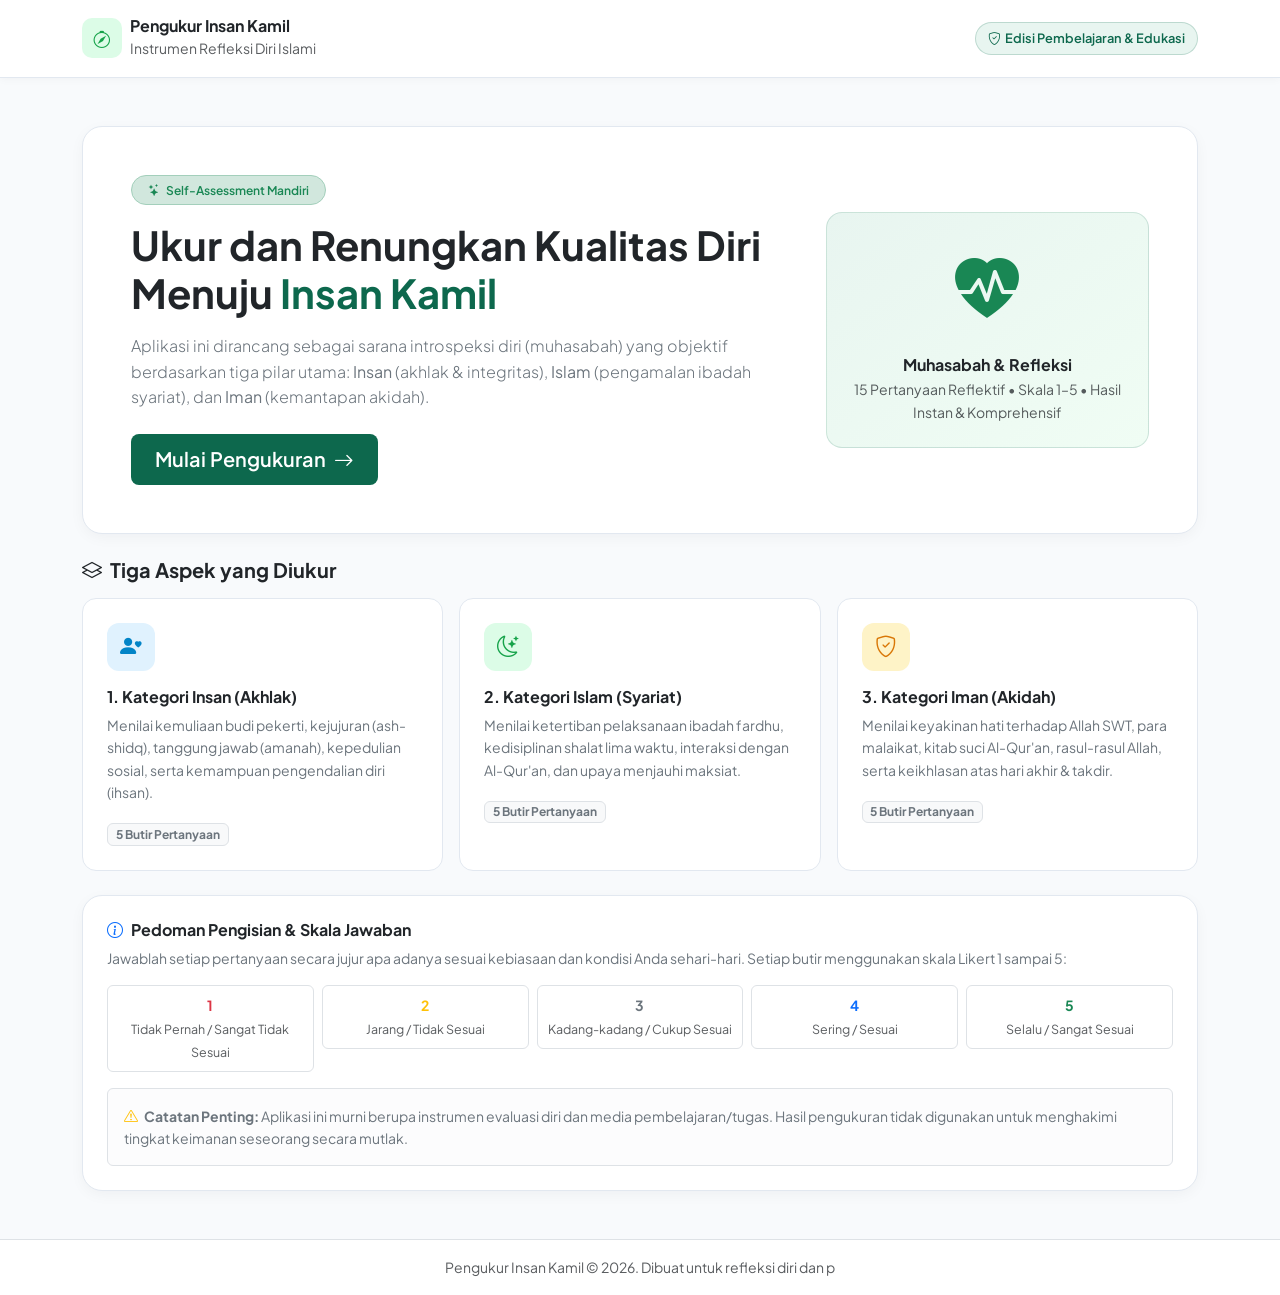
<file: index.html>
<!DOCTYPE html>
<html lang="id">
<head>
  <meta charset="UTF-8" />
  <meta name="viewport" content="width=device-width, initial-scale=1.0" />
  <title>Pengukur Insan Kamil - Evaluasi Diri Insan, Islam, & Iman</title>
  <meta name="description" content="Aplikasi evaluasi diri berbasis web untuk mengukur aspek Insan, Islam, dan Iman secara reflektif." />
  <meta property="og:title" content="Pengukur Insan Kamil - Evaluasi Diri Insan, Islam, & Iman" />
  <meta property="og:description" content="Aplikasi evaluasi diri berbasis web untuk mengukur aspek Insan, Islam, dan Iman secara reflektif." />
  <meta property="og:type" content="website" />

  <!-- Bootstrap 5 CSS via CDN -->
  <link href="https://cdn.jsdelivr.net/npm/bootstrap@5.3.3/dist/css/bootstrap.min.css" rel="stylesheet" />
  
  <!-- Bootstrap Icons via CDN -->
  <link rel="stylesheet" href="https://cdn.jsdelivr.net/npm/bootstrap-icons@1.11.3/font/bootstrap-icons.min.css" />
  
  <!-- Custom CSS -->
  <link rel="stylesheet" href="style.css" />
</head>
<body>

  <!-- Navigation Bar -->
  <header class="app-navbar py-3 sticky-top">
    <div class="container d-flex align-items-center justify-content-between">
      <div class="d-flex align-items-center gap-2">
        <div class="feature-icon islam m-0" style="width: 40px; height: 40px; border-radius: 10px; font-size: 1.1rem;">
          <i class="bi bi-compass"></i>
        </div>
        <div>
          <h1 class="h6 mb-0 fw-bold text-dark">Pengukur Insan Kamil</h1>
          <span class="text-muted small">Instrumen Refleksi Diri Islami</span>
        </div>
      </div>
      <span class="brand-badge d-none d-sm-inline-flex align-items-center gap-1">
        <i class="bi bi-shield-check"></i> Edisi Pembelajaran & Edukasi
      </span>
    </div>
  </header>

  <!-- Main Container -->
  <main class="container my-4 my-md-5 flex-grow-1">

    <!-- ==========================================================
         HALAMAN 1: BERANDA (HOME VIEW)
         ========================================================== -->
    <section id="view-home">
      <!-- Hero Card -->
      <div class="app-card p-4 p-md-5 mb-4">
        <div class="row align-items-center g-4">
          <div class="col-lg-8">
            <span class="badge bg-success-subtle text-success border border-success-subtle px-3 py-2 rounded-pill fw-semibold mb-3">
              <i class="bi bi-stars me-1"></i> Self-Assessment Mandiri
            </span>
            <h2 class="display-6 fw-bold text-dark mb-3">
              Ukur dan Renungkan Kualitas Diri Menuju <span style="color: var(--primary-emerald);">Insan Kamil</span>
            </h2>
            <p class="text-secondary lead fs-6 mb-4">
              Aplikasi ini dirancang sebagai sarana introspeksi diri (muhasabah) yang objektif berdasarkan tiga pilar utama: <strong>Insan</strong> (akhlak & integritas), <strong>Islam</strong> (pengamalan ibadah syariat), dan <strong>Iman</strong> (kemantapan akidah).
            </p>
            <div class="d-flex flex-wrap gap-3">
              <button id="btn-start-quiz" class="btn btn-emerald btn-lg px-4 d-inline-flex align-items-center gap-2">
                <span>Mulai Pengukuran</span>
                <i class="bi bi-arrow-right"></i>
              </button>
            </div>
          </div>
          <div class="col-lg-4 d-none d-lg-block text-center">
            <div class="p-4 rounded-4" style="background: linear-gradient(145deg, #e8f5f0, #f0fdf4); border: 1px solid rgba(13, 104, 77, 0.15);">
              <i class="bi bi-heart-pulse-fill text-success" style="font-size: 4rem;"></i>
              <h3 class="h6 fw-bold mt-3 mb-1 text-dark">Muhasabah & Refleksi</h3>
              <p class="text-muted small mb-0">15 Pertanyaan Reflektif • Skala 1–5 • Hasil Instan & Komprehensif</p>
            </div>
          </div>
        </div>
      </div>

      <!-- 3 Pillars Overview Grid -->
      <h3 class="h5 fw-bold text-dark mb-3 d-flex align-items-center gap-2">
        <i class="bi bi-layers text-emerald"></i> Tiga Aspek yang Diukur
      </h3>
      <div class="row g-3 mb-4">
        <!-- Insan Card -->
        <div class="col-md-4">
          <div class="feature-box">
            <div class="feature-icon insan">
              <i class="bi bi-person-heart"></i>
            </div>
            <h4 class="h6 fw-bold text-dark mb-2">1. Kategori Insan (Akhlak)</h4>
            <p class="text-secondary small mb-3">
              Menilai kemuliaan budi pekerti, kejujuran (ash-shidq), tanggung jawab (amanah), kepedulian sosial, serta kemampuan pengendalian diri (ihsan).
            </p>
            <span class="badge bg-light text-secondary border">5 Butir Pertanyaan</span>
          </div>
        </div>

        <!-- Islam Card -->
        <div class="col-md-4">
          <div class="feature-box">
            <div class="feature-icon islam">
              <i class="bi bi-moon-stars"></i>
            </div>
            <h4 class="h6 fw-bold text-dark mb-2">2. Kategori Islam (Syariat)</h4>
            <p class="text-secondary small mb-3">
              Menilai ketertiban pelaksanaan ibadah fardhu, kedisiplinan shalat lima waktu, interaksi dengan Al-Qur'an, dan upaya menjauhi maksiat.
            </p>
            <span class="badge bg-light text-secondary border">5 Butir Pertanyaan</span>
          </div>
        </div>

        <!-- Iman Card -->
        <div class="col-md-4">
          <div class="feature-box">
            <div class="feature-icon iman">
              <i class="bi bi-shield-check"></i>
            </div>
            <h4 class="h6 fw-bold text-dark mb-2">3. Kategori Iman (Akidah)</h4>
            <p class="text-secondary small mb-3">
              Menilai keyakinan hati terhadap Allah SWT, para malaikat, kitab suci Al-Qur'an, rasul-rasul Allah, serta keikhlasan atas hari akhir & takdir.
            </p>
            <span class="badge bg-light text-secondary border">5 Butir Pertanyaan</span>
          </div>
        </div>
      </div>

      <!-- Information & Guidelines Box -->
      <div class="app-card p-4">
        <h4 class="h6 fw-bold text-dark mb-2 d-flex align-items-center gap-2">
          <i class="bi bi-info-circle text-primary"></i> Pedoman Pengisian & Skala Jawaban
        </h4>
        <p class="text-secondary small mb-3">
          Jawablah setiap pertanyaan secara jujur apa adanya sesuai kebiasaan dan kondisi Anda sehari-hari. Setiap butir menggunakan skala Likert 1 sampai 5:
        </p>
        <div class="row row-cols-2 row-cols-sm-3 row-cols-md-5 g-2 text-center small mb-3">
          <div class="col">
            <div class="p-2 border rounded bg-white">
              <span class="fw-bold text-danger d-block">1</span>
              <span class="text-muted" style="font-size: 0.78rem;">Tidak Pernah / Sangat Tidak Sesuai</span>
            </div>
          </div>
          <div class="col">
            <div class="p-2 border rounded bg-white">
              <span class="fw-bold text-warning d-block">2</span>
              <span class="text-muted" style="font-size: 0.78rem;">Jarang / Tidak Sesuai</span>
            </div>
          </div>
          <div class="col">
            <div class="p-2 border rounded bg-white">
              <span class="fw-bold text-secondary d-block">3</span>
              <span class="text-muted" style="font-size: 0.78rem;">Kadang-kadang / Cukup Sesuai</span>
            </div>
          </div>
          <div class="col">
            <div class="p-2 border rounded bg-white">
              <span class="fw-bold text-primary d-block">4</span>
              <span class="text-muted" style="font-size: 0.78rem;">Sering / Sesuai</span>
            </div>
          </div>
          <div class="col">
            <div class="p-2 border rounded bg-white">
              <span class="fw-bold text-success d-block">5</span>
              <span class="text-muted" style="font-size: 0.78rem;">Selalu / Sangat Sesuai</span>
            </div>
          </div>
        </div>
        <div class="alert alert-light border mb-0 small text-secondary">
          <i class="bi bi-exclamation-triangle me-1 text-warning"></i>
          <strong>Catatan Penting:</strong> Aplikasi ini murni berupa instrumen evaluasi diri dan media pembelajaran/tugas. Hasil pengukuran tidak digunakan untuk menghakimi tingkat keimanan seseorang secara mutlak.
        </div>
      </div>
    </section>

    <!-- ==========================================================
         HALAMAN 2: PERTANYAAN (QUIZ VIEW)
         ========================================================== -->
    <section id="view-quiz" class="d-none">
      <div class="row justify-content-center">
        <div class="col-lg-8">
          
          <!-- Top Progress Tracker -->
          <div class="d-flex justify-content-between align-items-center mb-2">
            <span id="quiz-progress-text" class="fw-semibold text-secondary small">
              Pertanyaan 1 dari 15
            </span>
            <span id="quiz-category-badge" class="category-pill insan">
              <i class="bi bi-person-heart"></i> Kategori Insan
            </span>
          </div>

          <div class="progress-container mb-4">
            <div id="quiz-progress-fill" class="progress-bar-fill" style="width: 7%;"></div>
          </div>

          <!-- Question Card -->
          <div class="app-card p-4 p-md-5 mb-3">
            <span id="quiz-aspect-label" class="badge bg-light text-muted border mb-3">
              Aspek: Akhlak
            </span>
            
            <h3 id="quiz-question-text" class="question-text mb-4">
              Memuat pertanyaan...
            </h3>

            <!-- Alert validasi jika belum dijawab -->
            <div id="validation-alert" class="alert alert-danger d-none py-2 px-3 small mb-3" role="alert">
              <i class="bi bi-exclamation-circle me-1"></i> Mohon pilih salah satu jawaban terlebih dahulu.
            </div>

            <!-- Likert Options 1-5 Container -->
            <div id="quiz-options-container" class="likert-options mb-4">
              <!-- Dirender otomatis oleh JavaScript -->
            </div>

            <!-- Navigation Buttons -->
            <div class="d-flex justify-content-between align-items-center pt-3 border-top">
              <button id="btn-prev" type="button" class="btn btn-outline-secondary d-inline-flex align-items-center gap-1">
                <i class="bi bi-arrow-left"></i>
                <span>Sebelumnya</span>
              </button>

              <button id="btn-next" type="button" class="btn btn-emerald px-4 d-inline-flex align-items-center gap-1">
                <span>Selanjutnya</span>
                <i class="bi bi-arrow-right"></i>
              </button>
            </div>
          </div>

          <!-- Question Jump Navigator Grid -->
          <div class="app-card p-3 text-center">
            <span class="small text-muted d-block mb-2">Navigasi Nomor Soal:</span>
            <div id="question-nav-chips" class="question-nav-grid">
              <!-- Dirender otomatis oleh JavaScript -->
            </div>
          </div>

        </div>
      </div>
    </section>

    <!-- ==========================================================
         HALAMAN 3: HASIL PENGUKURAN (RESULT VIEW)
         ========================================================== -->
    <section id="view-result" class="d-none">
      <div class="row justify-content-center">
        <div class="col-lg-9">

          <!-- Header / Hero Score Card -->
          <div class="score-hero-card mb-4">
            <span class="text-uppercase tracking-wider small fw-semibold text-white-50">
              Hasil Evaluasi Mandiri
            </span>
            <h2 class="h3 fw-bold mt-1 mb-2">Pengukur Insan Kamil</h2>
            
            <div class="my-3">
              <div class="score-number" id="res-total-score">0</div>
              <div class="text-white-50 small">dari total maksimal 75 poin</div>
              <div class="fs-4 fw-bold mt-2" id="res-percentage">0%</div>
            </div>

            <div>
              <div id="res-level-badge" class="level-badge">
                Memuat kategori...
              </div>
            </div>
          </div>

          <!-- 3 Categories Breakdown Cards -->
          <div class="row g-3 mb-4">
            <!-- Insan Card -->
            <div class="col-md-4">
              <div class="cat-result-card">
                <div class="cat-result-header">
                  <span class="category-pill insan small py-1 px-2">
                    <i class="bi bi-person-heart"></i> Insan
                  </span>
                  <span class="cat-score-pill text-dark" id="res-score-insan">0/25</span>
                </div>
                <div class="text-muted small mb-2">Dimensi Akhlak & Integritas</div>
                <div class="progress" style="height: 8px;">
                  <div id="chart-fill-insan-mini" class="progress-bar bg-info" style="width: 0%;"></div>
                </div>
              </div>
            </div>

            <!-- Islam Card -->
            <div class="col-md-4">
              <div class="cat-result-card">
                <div class="cat-result-header">
                  <span class="category-pill islam small py-1 px-2">
                    <i class="bi bi-moon-stars"></i> Islam
                  </span>
                  <span class="cat-score-pill text-dark" id="res-score-islam">0/25</span>
                </div>
                <div class="text-muted small mb-2">Dimensi Syariat & Ibadah</div>
                <div class="progress" style="height: 8px;">
                  <div id="chart-fill-islam-mini" class="progress-bar bg-success" style="width: 0%;"></div>
                </div>
              </div>
            </div>

            <!-- Iman Card -->
            <div class="col-md-4">
              <div class="cat-result-card">
                <div class="cat-result-header">
                  <span class="category-pill iman small py-1 px-2">
                    <i class="bi bi-shield-check"></i> Iman
                  </span>
                  <span class="cat-score-pill text-dark" id="res-score-iman">0/25</span>
                </div>
                <div class="text-muted small mb-2">Dimensi Akidah & Keyakinan</div>
                <div class="progress" style="height: 8px;">
                  <div id="chart-fill-iman-mini" class="progress-bar bg-warning" style="width: 0%;"></div>
                </div>
              </div>
            </div>
          </div>

          <!-- Visual Bar Chart: Perbandingan Tiga Kategori -->
          <div class="app-card p-4 mb-4">
            <h3 class="h6 fw-bold text-dark mb-3 d-flex align-items-center gap-2">
              <i class="bi bi-bar-chart-line text-emerald"></i> Diagram Perbandingan Tiga Aspek
            </h3>
            
            <div class="chart-container">
              <!-- Insan Bar -->
              <div class="chart-bar-group">
                <div class="chart-label-row">
                  <span class="text-dark"><i class="bi bi-person-heart text-info me-1"></i> Kategori Insan</span>
                  <span id="chart-val-insan" class="text-muted font-monospace">0/25 (0%)</span>
                </div>
                <div class="chart-track">
                  <div id="chart-fill-insan" class="chart-fill insan" style="width: 0%;"></div>
                </div>
              </div>

              <!-- Islam Bar -->
              <div class="chart-bar-group">
                <div class="chart-label-row">
                  <span class="text-dark"><i class="bi bi-moon-stars text-success me-1"></i> Kategori Islam</span>
                  <span id="chart-val-islam" class="text-muted font-monospace">0/25 (0%)</span>
                </div>
                <div class="chart-track">
                  <div id="chart-fill-islam" class="chart-fill islam" style="width: 0%;"></div>
                </div>
              </div>

              <!-- Iman Bar -->
              <div class="chart-bar-group">
                <div class="chart-label-row">
                  <span class="text-dark"><i class="bi bi-shield-check text-warning me-1"></i> Kategori Iman</span>
                  <span id="chart-val-iman" class="text-muted font-monospace">0/25 (0%)</span>
                </div>
                <div class="chart-track">
                  <div id="chart-fill-iman" class="chart-fill iman" style="width: 0%;"></div>
                </div>
              </div>
            </div>

            <div class="small text-muted mt-2 text-center">
              Skala per kategori berkisar antara 5 (minimum) sampai 25 (maksimum).
            </div>
          </div>

          <!-- Interpretasi & Rekomendasi Refleksi -->
          <div class="app-card p-4 mb-4">
            <h3 class="h6 fw-bold text-dark mb-2 d-flex align-items-center gap-2">
              <i class="bi bi-lightbulb text-warning"></i> Interpretasi & Rekomendasi Refleksi
            </h3>
            <p id="res-description" class="text-secondary small mb-3">
              Memuat deskripsi hasil...
            </p>
            <div class="p-3 bg-light rounded-3 border">
              <strong class="d-block small text-dark mb-1">
                <i class="bi bi-compass text-emerald me-1"></i> Langkah Muhasabah yang Dianjurkan:
              </strong>
              <p id="res-tips" class="text-muted small mb-0">
                Memuat tips...
              </p>
            </div>
          </div>

          <!-- Review Seluruh Jawaban (Accordion) -->
          <div class="app-card p-4 mb-4">
            <div class="accordion accordion-flush" id="reviewAccordion">
              <div class="accordion-item">
                <h2 class="accordion-header" id="flush-headingReview">
                  <button class="accordion-button collapsed px-0 fw-semibold text-dark" type="button" data-bs-toggle="collapse" data-bs-target="#flush-collapseReview" aria-expanded="false" aria-controls="flush-collapseReview">
                    <i class="bi bi-list-check text-emerald me-2"></i> Lihat Rincian Jawaban 15 Pertanyaan
                  </button>
                </h2>
                <div id="flush-collapseReview" class="accordion-collapse collapse" aria-labelledby="flush-headingReview" data-bs-parent="#reviewAccordion">
                  <div id="review-list-container" class="accordion-body px-0 pt-3">
                    <!-- Dirender otomatis oleh JavaScript -->
                  </div>
                </div>
              </div>
            </div>
          </div>

          <!-- Bottom Action Buttons -->
          <div class="d-flex flex-wrap gap-2 justify-content-center no-print">
            <button id="btn-restart-quiz" type="button" class="btn btn-emerald d-inline-flex align-items-center gap-2">
              <i class="bi bi-arrow-repeat"></i>
              <span>Ulangi Pengukuran</span>
            </button>
            <button id="btn-back-home" type="button" class="btn btn-outline-secondary d-inline-flex align-items-center gap-2">
              <i class="bi bi-house"></i>
              <span>Kembali ke Beranda</span>
            </button>
            <button id="btn-print-result" type="button" class="btn btn-outline-dark d-inline-flex align-items-center gap-2">
              <i class="bi bi-printer"></i>
              <span>Cetak / Simpan Hasil</span>
            </button>
          </div>

          <!-- Disclaimer Note -->
          <div class="text-center text-muted small mt-4">
            <em>Pengukur Insan Kamil • Instrumen Evaluasi Diri untuk Keperluan Edukasi & Tugas Akademik</em>
          </div>

        </div>
      </div>
    </section>

  </main>

  <!-- Footer -->
  <footer class="py-3 text-center text-muted small border-top bg-white no-print">
    <div class="container">
      Pengukur Insan Kamil &copy; 2026. Dibuat untuk refleksi diri dan p
</file>
<file: style.css>
/* ==========================================================================
   Pengukur Insan Kamil - Stylesheet
   Gaya tampilan modern, bersih, islami, dan responsif.
   ========================================================================== */

/* Import Google Font */
@import url('https://fonts.googleapis.com/css2?family=Plus+Jakarta+Sans:wght@400;500;600;700;800&display=swap');

:root {
  --primary-emerald: #0d684d;
  --primary-emerald-hover: #094d39;
  --primary-light: #e8f5f0;
  --primary-accent: #10b981;
  --accent-gold: #d97706;
  --accent-gold-light: #fef3c7;
  --text-main: #0f172a;
  --text-muted: #64748b;
  --bg-page: #f8fafc;
  --bg-card: #ffffff;
  --border-color: #e2e8f0;
  --border-radius-sm: 8px;
  --border-radius-md: 14px;
  --border-radius-lg: 20px;
  --shadow-subtle: 0 4px 16px -2px rgba(15, 23, 42, 0.05);
  --shadow-hover: 0 10px 25px -4px rgba(13, 104, 77, 0.12);
}

body {
  font-family: 'Plus Jakarta Sans', system-ui, -apple-system, sans-serif;
  background-color: var(--bg-page);
  color: var(--text-main);
  min-height: 100vh;
  display: flex;
  flex-direction: column;
  line-height: 1.6;
}

/* Header & Navbar */
.app-navbar {
  background: #ffffff;
  border-bottom: 1px solid var(--border-color);
  box-shadow: 0 2px 8px rgba(0, 0, 0, 0.03);
}

.brand-badge {
  background: var(--primary-light);
  color: var(--primary-emerald);
  font-weight: 600;
  font-size: 0.8rem;
  padding: 0.35rem 0.75rem;
  border-radius: 9999px;
  border: 1px solid rgba(13, 104, 77, 0.2);
}

/* Base Card Style */
.app-card {
  background-color: var(--bg-card);
  border: 1px solid var(--border-color);
  border-radius: var(--border-radius-lg);
  box-shadow: var(--shadow-subtle);
  transition: transform 0.2s ease, box-shadow 0.2s ease;
}

/* Button Customization */
.btn-emerald {
  background-color: var(--primary-emerald);
  color: #ffffff;
  border: none;
  font-weight: 600;
  padding: 0.65rem 1.5rem;
  border-radius: var(--border-radius-sm);
  transition: all 0.2s ease;
}

.btn-emerald:hover, .btn-emerald:focus {
  background-color: var(--primary-emerald-hover);
  color: #ffffff;
  box-shadow: 0 4px 12px rgba(13, 104, 77, 0.25);
}

.btn-outline-emerald {
  border: 1.5px solid var(--primary-emerald);
  color: var(--primary-emerald);
  background-color: transparent;
  font-weight: 600;
  padding: 0.65rem 1.5rem;
  border-radius: var(--border-radius-sm);
  transition: all 0.2s ease;
}

.btn-outline-emerald:hover {
  background-color: var(--primary-light);
  color: var(--primary-emerald);
  border-color: var(--primary-emerald);
}

/* Feature Cards on Home Page */
.feature-box {
  background-color: #ffffff;
  border: 1px solid var(--border-color);
  border-radius: var(--border-radius-md);
  padding: 1.5rem;
  height: 100%;
  transition: all 0.25s ease;
}

.feature-box:hover {
  transform: translateY(-3px);
  box-shadow: var(--shadow-hover);
  border-color: var(--primary-accent);
}

.feature-icon {
  width: 48px;
  height: 48px;
  border-radius: 12px;
  display: flex;
  align-items: center;
  justify-content: center;
  font-size: 1.35rem;
  margin-bottom: 1rem;
}

.feature-icon.insan {
  background-color: #e0f2fe;
  color: #0284c7;
}

.feature-icon.islam {
  background-color: #dcfce7;
  color: #16a34a;
}

.feature-icon.iman {
  background-color: #fef3c7;
  color: #d97706;
}

/* Progress Bar */
.progress-container {
  height: 8px;
  background-color: #e2e8f0;
  border-radius: 999px;
  overflow: hidden;
}

.progress-bar-fill {
  height: 100%;
  background: linear-gradient(90deg, #10b981 0%, #0d684d 100%);
  transition: width 0.3s cubic-bezier(0.4, 0, 0.2, 1);
}

/* Question Section */
.category-pill {
  display: inline-flex;
  align-items: center;
  gap: 0.5rem;
  padding: 0.35rem 0.85rem;
  border-radius: 999px;
  font-size: 0.85rem;
  font-weight: 700;
  letter-spacing: 0.025em;
  text-transform: uppercase;
}

.category-pill.insan {
  background-color: #e0f2fe;
  color: #0369a1;
}

.category-pill.islam {
  background-color: #dcfce7;
  color: #15803d;
}

.category-pill.iman {
  background-color: #fef3c7;
  color: #b45309;
}

.question-text {
  font-size: 1.25rem;
  font-weight: 600;
  color: var(--text-main);
  line-height: 1.5;
}

/* Likert Scale Option Cards */
.likert-options {
  display: flex;
  flex-direction: column;
  gap: 0.75rem;
}

.option-item {
  display: flex;
  align-items: center;
  padding: 1rem 1.25rem;
  border: 1.5px solid var(--border-color);
  border-radius: var(--border-radius-md);
  background-color: #ffffff;
  cursor: pointer;
  transition: all 0.2s ease;
  user-select: none;
}

.option-item:hover {
  background-color: #f8fafc;
  border-color: #94a3b8;
  transform: translateX(4px);
}

.option-item.selected {
  border-color: var(--primary-emerald);
  background-color: var(--primary-light);
  box-shadow: 0 2px 10px rgba(13, 104, 77, 0.1);
}

.option-circle {
  width: 32px;
  height: 32px;
  border-radius: 50%;
  border: 2px solid #cbd5e1;
  display: flex;
  align-items: center;
  justify-content: center;
  font-weight: 700;
  font-size: 0.875rem;
  color: var(--text-muted);
  margin-right: 1rem;
  flex-shrink: 0;
  transition: all 0.2s ease;
  background-color: #ffffff;
}

.option-item.selected .option-circle {
  border-color: var(--primary-emerald);
  background-color: var(--primary-emerald);
  color: #ffffff;
}

.option-label {
  font-size: 1rem;
  font-weight: 500;
  color: var(--text-main);
}

.option-item.selected .option-label {
  font-weight: 600;
  color: var(--primary-emerald);
}

/* Question Navigator Chips */
.question-nav-grid {
  display: flex;
  flex-wrap: wrap;
  gap: 0.45rem;
  justify-content: center;
}

.nav-chip {
  width: 34px;
  height: 34px;
  border-radius: 8px;
  border: 1px solid var(--border-color);
  background: #ffffff;
  color: var(--text-muted);
  font-size: 0.8rem;
  font-weight: 600;
  display: flex;
  align-items: center;
  justify-content: center;
  cursor: pointer;
  transition: all 0.15s ease;
}

.nav-chip:hover {
  border-color: var(--primary-emerald);
  color: var(--primary-emerald);
}

.nav-chip.current {
  border-color: var(--primary-emerald);
  background-color: var(--primary-emerald);
  color: #ffffff;
}

.nav-chip.answered:not(.current) {
  background-color: #ecfdf5;
  border-color: #a7f3d0;
  color: #065f46;
}

/* Results Screen */
.score-hero-card {
  background: linear-gradient(135deg, #0d684d 0%, #064e3b 100%);
  color: #ffffff;
  border-radius: var(--border-radius-lg);
  padding: 2.25rem 1.5rem;
  text-align: center;
  position: relative;
  overflow: hidden;
}

.score-hero-card::before {
  content: "";
  position: absolute;
  top: -50px;
  right: -50px;
  width: 180px;
  height: 180px;
  border-radius: 50%;
  background: rgba(255, 255, 255, 0.06);
  pointer-events: none;
}

.score-hero-card::after {
  content: "";
  position: absolute;
  bottom: -40px;
  left: -40px;
  width: 150px;
  height: 150px;
  border-radius: 50%;
  background: rgba(255, 255, 255, 0.04);
  pointer-events: none;
}

.level-badge {
  display: inline-block;
  font-size: 1.1rem;
  font-weight: 700;
  padding: 0.5rem 1.25rem;
  border-radius: 999px;
  background: rgba(255, 255, 255, 0.2);
  backdrop-filter: blur(4px);
  border: 1px solid rgba(255, 255, 255, 0.3);
  margin-top: 0.75rem;
}

.score-number {
  font-size: 3.5rem;
  font-weight: 800;
  line-height: 1;
  letter-spacing: -0.02em;
}

/* Category Result Cards */
.cat-result-card {
  background: #ffffff;
  border: 1px solid var(--border-color);
  border-radius: var(--border-radius-md);
  padding: 1.25rem;
  height: 100%;
  box-shadow: var(--shadow-subtle);
}

.cat-result-header {
  display: flex;
  align-items: center;
  justify-content: space-between;
  margin-bottom: 0.75rem;
}

.cat-score-pill {
  font-weight: 700;
  font-size: 1.1rem;
}

/* Custom CSS Chart for 3 Categories */
.chart-container {
  padding: 1.5rem 1rem;
  background: #f8fafc;
  border-radius: var(--border-radius-md);
  border: 1px solid var(--border-color);
}

.chart-bar-group {
  margin-bottom: 1.25rem;
}

.chart-bar-group:last-child {
  margin-bottom: 0;
}

.chart-label-row {
  display: flex;
  justify-content: space-between;
  margin-bottom: 0.35rem;
  font-size: 0.9rem;
  font-weight: 600;
}

.chart-track {
  height: 16px;
  background-color: #e2e8f0;
  border-radius: 999px;
  overflow: hidden;
}

.chart-fill {
  height: 100%;
  border-radius: 999px;
  transition: width 0.8s cubic-bezier(0.4, 0, 0.2, 1);
}

.chart-fill.insan {
  background: linear-gradient(90deg, #38bdf8, #0284c7);
}

.chart-fill.islam {
  background: linear-gradient(90deg, #4ade80, #16a34a);
}

.chart-fill.iman {
  background: linear-gradient(90deg, #fbbf24, #d97706);
}

/* Review Accordion */
.accordion-button:not(.collapsed) {
  color: var(--primary-emerald);
  background-color: var(--primary-light);
  box-shadow: none;
}

.accordion-button:focus {
  border-color: var(--primary-accent);
  box-shadow: 0 0 0 0.25rem rgba(13, 104, 77, 0.15);
}

/* Print Styles */
@media print {
  body {
    background: #ffffff !important;
  }
  .app-navbar, .no-print, .btn, .card-footer {
    display: none !important;
  }
  .app-card, .score-hero-card {
    box-shadow: none !important;
    border: 1px solid #ccc !important;
  }
  .score-hero-card {
    background: #0d684d !important;
    -webkit-print-color-adjust: exact;
    print-color-adjust: exact;
  }
  .chart-fill {
    -webkit-print-color-adjust: exact;
    print-color-adjust: exact;
  }
}
</file>
